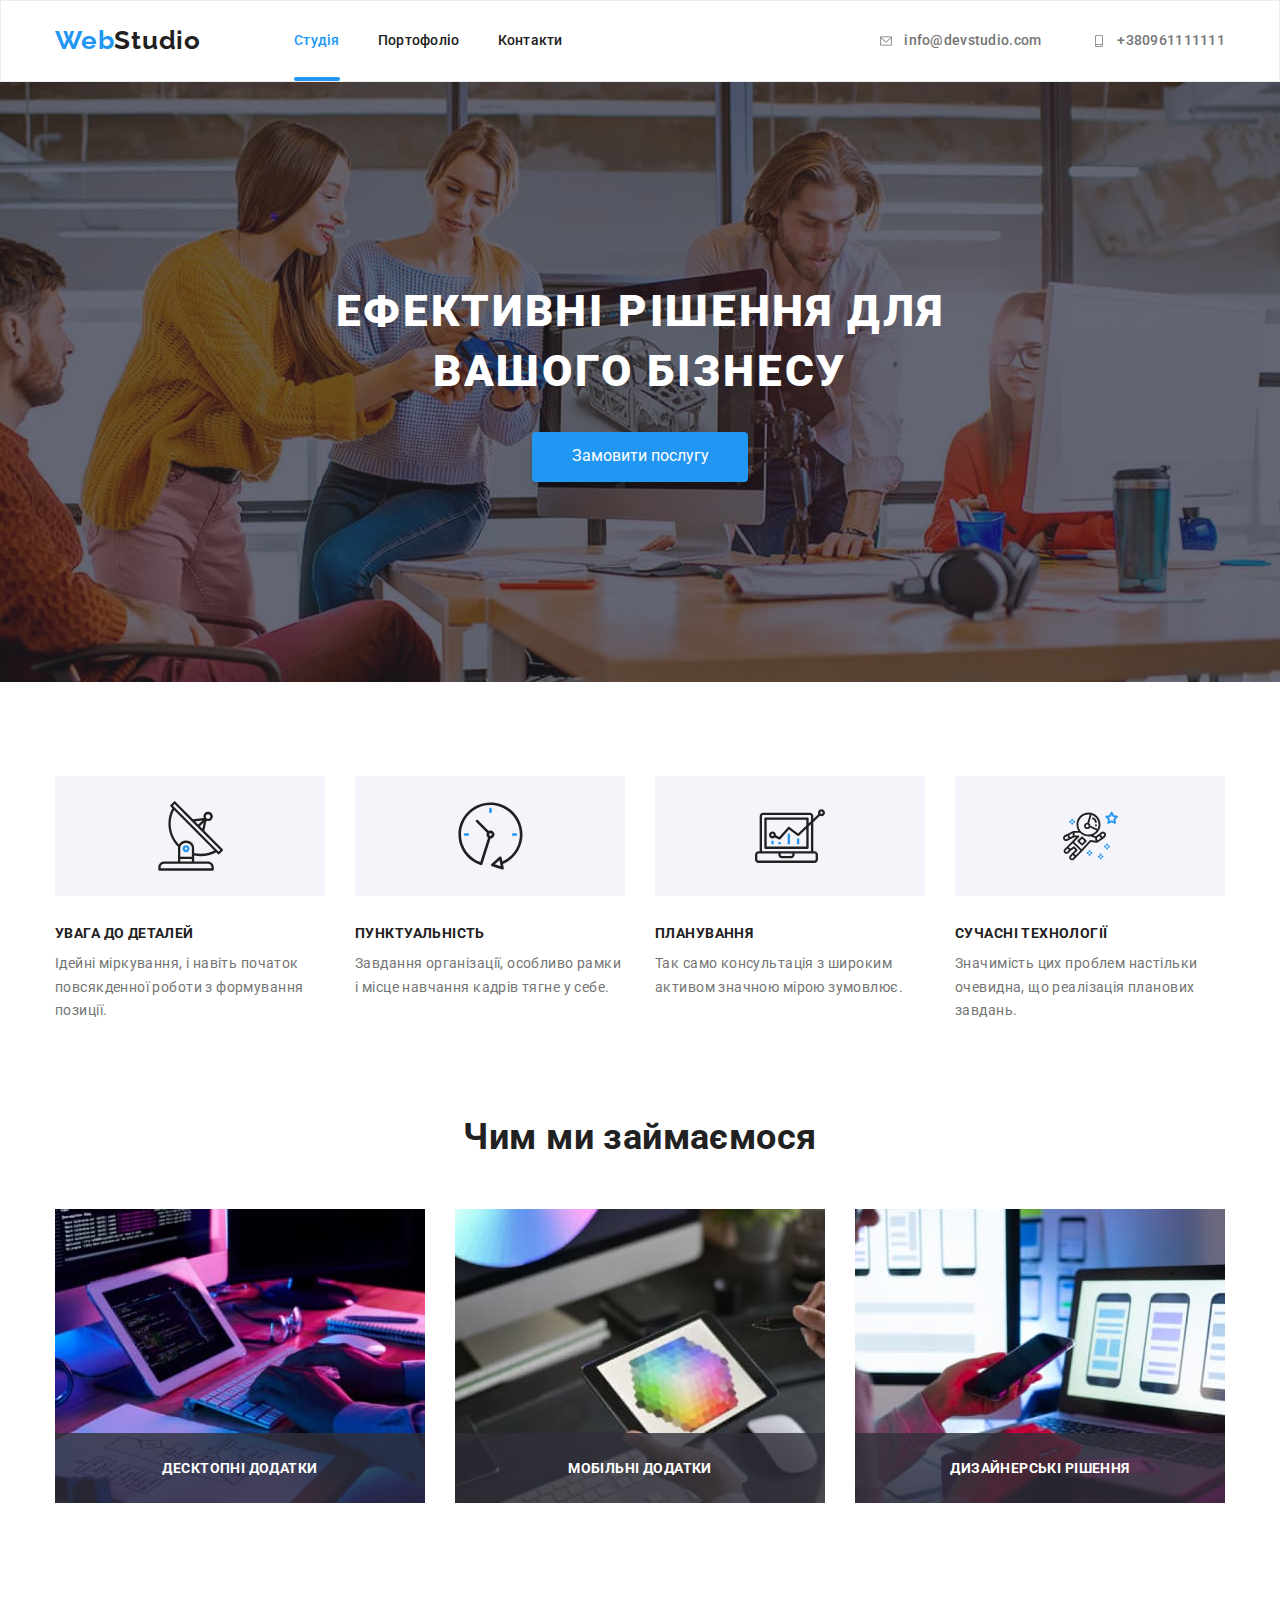
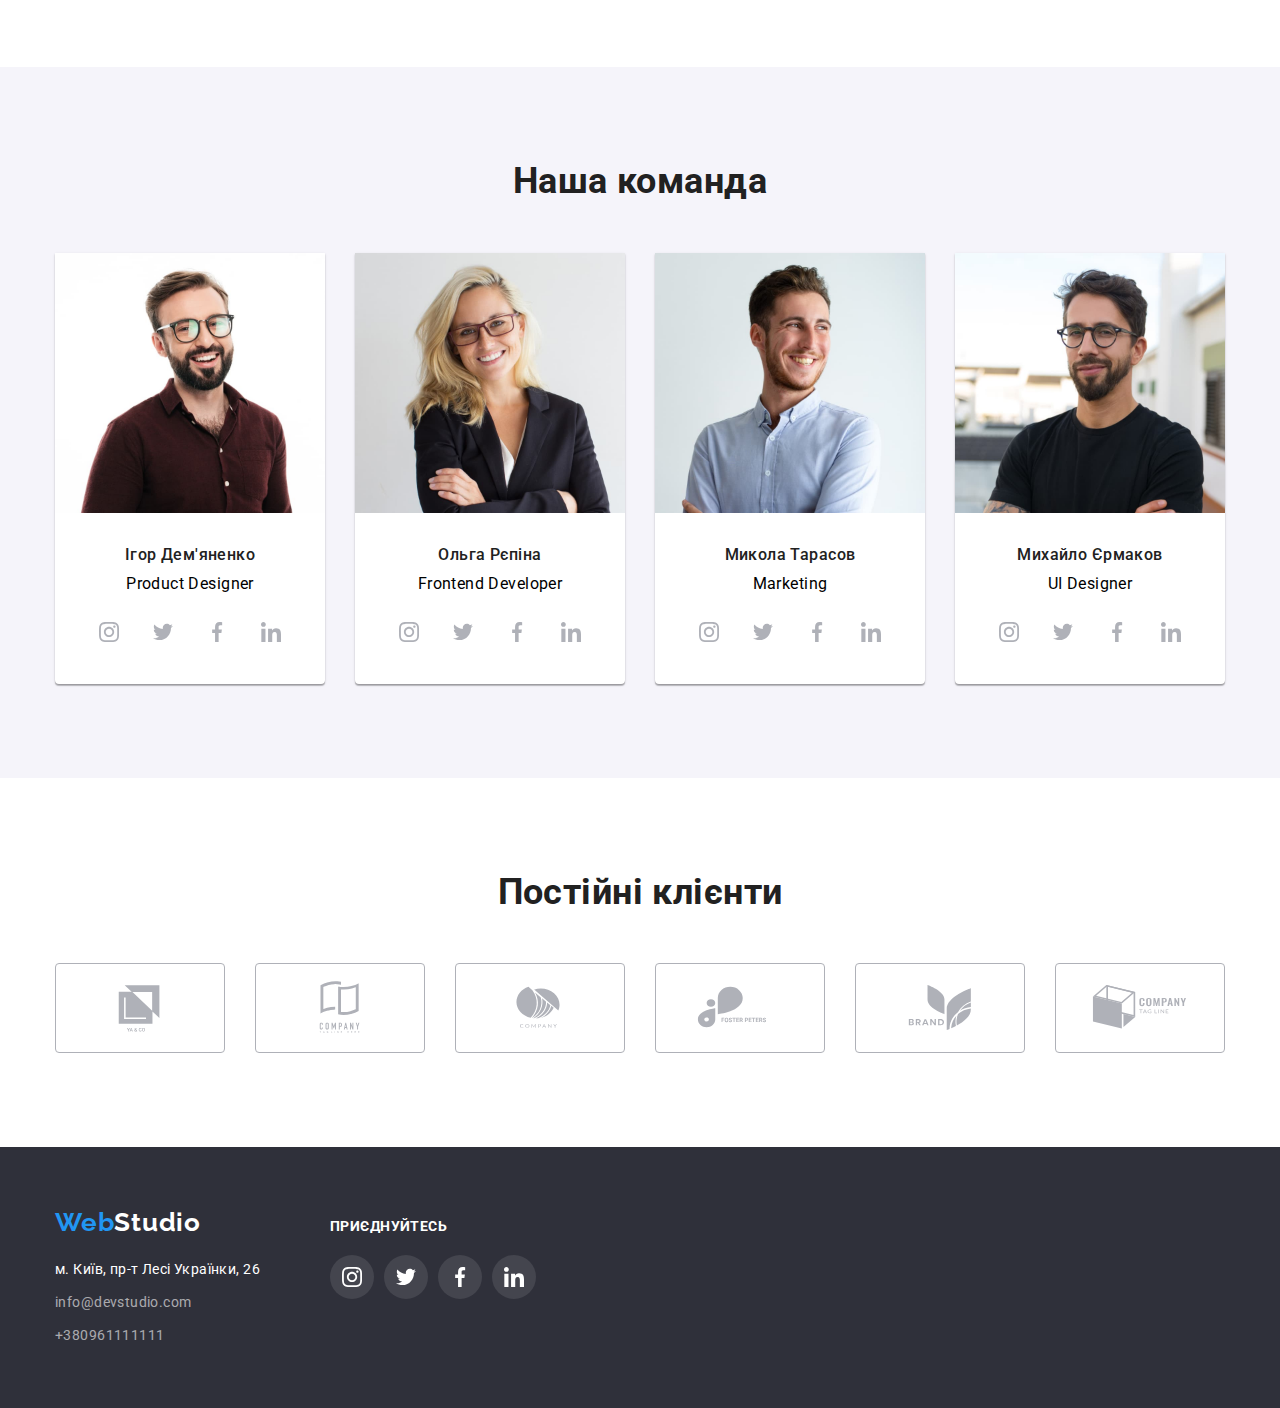
<file: index.html>
<!DOCTYPE html>
<html lang="uk">
  <head>
    <meta charset="UTF-8" />
    <meta http-equiv="X-UA-Compatible" content="IE=edge" />
    <meta name="viewport" content="width=device-width, initial-scale=1.0" />
    <link rel="preconnect" href="https://fonts.googleapis.com" />
    <link rel="preconnect" href="https://fonts.gstatic.com" crossorigin />
    <link
      href="https://fonts.googleapis.com/css2?family=Raleway:wght@700&family=Roboto:wght@400;500;700;900&display=swap"
      rel="stylesheet"
    />
    <link
      rel="stylesheet"
      href="https://cdnjs.cloudflare.com/ajax/libs/modern-normalize/1.0.0/modern-normalize.min.css"
    />
    <link rel="stylesheet" href="./css/styles.css" />
    <title>Document</title>
  </head>
  <body>
    <header class="header">
      <div class="container header-container">  
        <nav class="header-nav">
        <a class="header-logo" href="./index.html">
          Web<span class="header-logo-studio">Studio </a>
        <ul class="header-list list">
          <li class="header-item">
            <a class="header-link current" href="./index.html">Студія</a>
          </li>
          <li class="header-item">
            <a class="header-link" href="./portfolio.html">Портофоліо</a>
          </li>
          <li class="header-item">
            <a class="header-link" href="">Контакти</a>
          </li>
        </ul>
      </nav>
      <div class="header-contact">
         <ul class="contact-list list">
         <li class="header-soc-item ">
          <a class="contact-email" href="mailto:info@devstudio.com" class="contact-link link">
            
             <svg class="email-soc-icon" width="16" heigth="12">
                  <use href="./images/icons.svg#icon-lettericon" >

                  </use>
                </svg>
            info@devstudio.com
          </a>
        </li>
       
        <li class="header-soc-item ">
          <a class="contact-tel link" href="tel:+380961111111" class="contact-link link">  
             <svg class="tel-soc-icon" width="16" heigth="12">
                  <use href="./images/icons.svg#icon-telicon" >

                  </use>
                </svg>
             +380961111111 
        </a>
          </li>  
      </ul>
      </div>
     
    </div>
    
    </header>
    <main>
      <section class="section hero">
        <div class="container"> 
          <h1 class="hero-title">Ефективні рішення для вашого бізнесу</h1>
          <button class="hero-button" type="button" data-modal-open>Замовити послугу</button>
        </div>
       
      </section>
     

      <section class="section-advantage section">
        <div class="container">
           <h2 class="section-title visually-hidden">Наші переваги</h2>
        <ul class="feature-list list">
          <li class="advantage-item">
            <div class="adv-div">
              <svg class="adv-icon" width="65" heigth="70">
                  <use href="./images/icons.svg#icon-antenna" >

                  </use>
                </svg>
            </div>
            <h3 class="section-title-advantage">Увага до деталей</h3>
            <p class="advantage-text">
              Ідейні міркування, і навіть початок повсякденної роботи з
              формування позиції.
            </p>
          </li>
          <li class="advantage-item">
             <div class="adv-div">
              <svg class="adv-icon" width="67" heigth="70">
                  <use href="./images/icons.svg#icon-clock" >

                  </use>
                </svg>
            </div>
            <h3 class="section-title-advantage">Пунктуальність</h3>
            <p class="advantage-text">
              Завдання організації, особливо рамки і місце навчання кадрів тягне
              у себе.
            </p>
          </li>
          <li class="advantage-item">
             <div class="adv-div">
              <svg class="adv-icon" width="70" heigth="54">
                  <use href="./images/icons.svg#icon-diagram" >

                  </use>
                </svg>
            </div>
            <h3 class="section-title-advantage">Планування</h3>
            <p class="advantage-text">
              Так само консультація з широким активом значною мірою зумовлює.
            </p>
          </li>
          <li class="advantage-item">
             <div class="adv-div">
              <svg class="adv-icon" width="55" heigth="61">
                  <use href="./images/icons.svg#icon-astronaut" >

                  </use>
                </svg>
            </div>
            <h3 class="section-title-advantage">Сучасні технології</h3>
            <p class="advantage-text">
              Значимість цих проблем настільки очевидна, що реалізація планових
              завдань.
            </p>
          </li>
        </ul>
      </div>
      </section>
      <section class="section">
        <div class="container">
           <h2 class="section-title">Чим ми займаємося</h2>
        <ul class="we-do-list list">
          <li class="we-do-item">
            <div class="div-we-do">
               <img
              class="we-do-img"
              src="./images/img-1.jpg"
              alt="Робота на компьютері"
              width="370"
              height="294"
            />
            </div> 
            <div class="div2-we-do">
              <h3 class="we-do-text">Десктопні додатки</h3>
            </div>
           
           
            
            
          </li>

          <li class="we-do-item">
            <div class="div-we-do">
            <img
              class="we-do-img"
              src="./images/img-2.jpg"
              alt="Робота зі смартфоном"
              width="370"
              height="294"
            />
              </div> 
            <div class="div2-we-do">
              <h3 class="we-do-text">Мобільні додатки</h3>
            </div>
          </li>
          <li class="we-do-item">
             <div class="div-we-do">
            <img
              class="we-do-img"
              src="./images/img-3.jpg"
              alt="Робота на планшеті"
              width="370"
              height="294"
            />
              </div> 
            <div class="div2-we-do">
              <h3 class="we-do-text">Дизайнерські рішення</h3>
            </div>
          </li>
        </ul>
        </div>
       </section>
      <section class="section team">
        <div class="container">
        <h2 class="section-title">Наша команда</h2>
        <ul class="team-list">
          <li class="team person">
            <img
              src="./images/img-4.jpg"
              alt="Усміхнений хлопець в окулярах"
              width="270"
              height="260"
            />
            <div class="team-content">
               <h3 class="team-title">Ігор Дем'яненко</h3>
            <p class="team-text" lang="en">Product Designer</p>
            <ul class="team-soc-list list">
              <li class="team-soc-item"><a href="" class="team-soc-link link">
                <svg class="team-soc-icon" width="20" height="20">
                  <use href="./images/icons.svg#icon-instagram" >

                  </use>
                </svg>
              </a></li>
              <li class="team-soc-item"><a href="" class="team-soc-link link">
                   <svg class="team-soc-icon" width="20" height="20">
                  <use href="./images/icons.svg#icon-twitter" >

                  </use>
                </svg>
              </a></li>
              <li class="team-soc-item"><a href="" class="team-soc-link link">
                   <svg class="team-soc-icon" width="20" height="20">
                  <use href="./images/icons.svg#icon-facebook" >

                  </use>
                </svg>
              </a></li>
              <li class="team-soc-item"><a href="" class="team-soc-link link">
                   <svg class="team-soc-icon" width="20" height="20">
                  <use href="./images/icons.svg#icon-linkedin" >

                  </use>
                </svg>
              </a></li>
            </ul>
            </div>
           
          </li>
          <li class="team person">
            <img
              src="./images/img-5.jpg"
              alt="Усміхнена дівчина в окулярах"
              width="270"
              height="260"
            />
            <div class="team-content">
                <h3 class="team-title">Ольга Рєпіна</h3>
            <p class="team-text" lang="en">Frontend Developer</p>
            <ul class="team-soc-list list">
              <li class="team-soc-item"><a href="" class="team-soc-link link">
                <svg class="team-soc-icon" width="20" height="20">
                  <use href="./images/icons.svg#icon-instagram" >

                  </use>
                </svg>
              </a></li>
              <li class="team-soc-item"><a href="" class="team-soc-link link">
                   <svg class="team-soc-icon" width="20" height="20">
                  <use href="./images/icons.svg#icon-twitter" >

                  </use>
                </svg>
              </a></li>
              <li class="team-soc-item"><a href="" class="team-soc-link link">
                   <svg class="team-soc-icon" width="20" height="20">
                  <use href="./images/icons.svg#icon-facebook" >

                  </use>
                </svg>
              </a></li>
              <li class="team-soc-item"><a href="" class="team-soc-link link">
                   <svg class="team-soc-icon" width="20" height="20">
                  <use href="./images/icons.svg#icon-linkedin" >

                  </use>
                </svg>
              </a></li>
            </ul>
            </div>
          
          </li>
          <li class="team person">
            <img
              src="./images/img-6.jpg"
              alt="Усміхнений хлопець"
              width="270"
              height="260"
            />
            <div class="team-content">
              <h3 class="team-title">Микола Тарасов</h3>
            <p class="team-text" lang="en">Marketing</p>
            <ul class="team-soc-list list">
              <li class="team-soc-item"><a href="" class="team-soc-link link">
                <svg class="team-soc-icon" width="20" height="20">
                  <use href="./images/icons.svg#icon-instagram" >

                  </use>
                </svg>
              </a></li>
              <li class="team-soc-item"><a href="" class="team-soc-link link">
                   <svg class="team-soc-icon" width="20" height="20">
                  <use href="./images/icons.svg#icon-twitter" >

                  </use>
                </svg>
              </a></li>
              <li class="team-soc-item"><a href="" class="team-soc-link link">
                   <svg class="team-soc-icon" width="20" height="20">
                  <use href="./images/icons.svg#icon-facebook" >

                  </use>
                </svg>
              </a></li>
              <li class="team-soc-item"><a href="" class="team-soc-link link">
                   <svg class="team-soc-icon" width="20" height="20">
                  <use href="./images/icons.svg#icon-linkedin" >

                  </use>
                </svg>
              </a></li>
            </ul>
            </div>
            
          </li>
          <li class="team person">
            <img
              src="./images/img-7.jpg"
              alt="Хлопець в окулярах з посмішкою"
              width="270"
              height="260"
            />
            <div class="team-content">
              <h3 class="team-title">Михайло Єрмаков</h3>
            <p class="team-text" lang="en">UI Designer</p>
            <ul class="team-soc-list list">
              <li class="team-soc-item"><a href="" class="team-soc-link link">
                <svg class="team-soc-icon" width="20" height="20">
                  <use href="./images/icons.svg#icon-instagram" >

                  </use>
                </svg>
              </a></li>
              <li class="team-soc-item"><a href="" class="team-soc-link link">
                   <svg class="team-soc-icon" width="20" height="20">
                  <use href="./images/icons.svg#icon-twitter" >

                  </use>
                </svg>
              </a></li>
              <li class="team-soc-item"><a href="" class="team-soc-link link">
                   <svg class="team-soc-icon" width="20" height="20">
                  <use href="./images/icons.svg#icon-facebook" >

                  </use>
                </svg>
              </a></li>
              <li class="team-soc-item"><a href="" class="team-soc-link link">
                   <svg class="team-soc-icon" width="20" height="20">
                  <use href="./images/icons.svg#icon-linkedin" >

                  </use>
                </svg>
              </a></li>
            </ul>
            </div>
            
          </li>
        </ul>
        </div>
        
      </section>
      <section class="section">
      <div class="container">
        <h2 class="section-title">Постійні клієнти</h2>
       <ul class="test-soc-list list">
        <li class="test-soc-item "><a href="" class="test-link link">
          <svg class="test-soc-icon" width="106" heigth="60">
                  <use href="./images/icons.svg#icon-customer1" >

                  </use>
                </svg>
        </a>
          
        </li>
        <li class="test-soc-item "><a href="" class="test-link link">
            <svg class="test-soc-icon" width="106" heigth="60">
                  <use href="./images/icons.svg#icon-customer2" >

                  </use>
                </svg>
        </a></li>
        <li class="test-soc-item "><a href="" class="test-link link">
            <svg class="test-soc-icon" width="106" heigth="60">
                  <use href="./images/icons.svg#icon-customer3" >

                  </use>
                </svg>
        </a></li>
        <li class="test-soc-item "><a href="" class="test-link link">
            <svg class="test-soc-icon" width="106" heigth="60">
                  <use href="./images/icons.svg#icon-customer4" >

                  </use>
                </svg>
        </a></li>
        <li class="test-soc-item "><a href="" class="test-link link">
            <svg class="test-soc-icon" width="106" heigth="60">
                  <use href="./images/icons.svg#icon-customer5" >

                  </use>
                </svg>
        </a></li>
        <li class="test-soc-item "><a href="" class="test-link link">
            <svg class="test-soc-icon" width="106" heigth="60">
                  <use href="./images/icons.svg#icon-customer6" >

                  </use>
                </svg>
        </a></li>
       </ul>
        


      </div>

      </section>
    </main>
    <footer class="footer">
      <div class="container footcont">
        <div class="contact">
          <a class="footer-logo" href="./index.html">
          Web<span class="footer-logo-studio">Studio</a>
       <address class="address style">
       
           <ul class="address list">
          <li>
            <a
              class="footer-address"
              href="https://goo.gl/maps/CPtrU1FHBa2aNyZL9"
              target="_blank"
              rel="noopener noreferrer nofollow"
            >м. Київ, пр-т Лесі Українки, 26
            </a>
          </li>
          <li>
            <a class="footer-email" href="mailto:info@devstudio.com">
              info@devstudio.com
            </a>
          </li>
          <li>
            <a class="footer-tel" href="tel:+380961111111">+380961111111</a>
          </li>
          
             
        </ul>
       
       
      </address>
        </div>
       
    
    <div class="soc-icon">
        <h3 class="footer-title">приєднуйтесь</h3>
      <ul class="footer-soc-list list">
      
            <li class="team-soc-item"><a href="" class="footer-soc-link link">
                <svg class="footer-soc-icon" width="20" height="20">
                  <use href="./images/icons.svg#icon-instagram" >

                  </use>
                </svg>
              </a></li>
              <li class="team-soc-item"><a href="" class="footer-soc-link link">
                   <svg class="footer-soc-icon" width="20" height="20">
                  <use href="./images/icons.svg#icon-twitter" >

                  </use>
                </svg>
              </a></li>
              <li class="team-soc-item"><a href="" class="footer-soc-link link">
                   <svg class="footer-soc-icon" width="20" height="20">
                  <use href="./images/icons.svg#icon-facebook" >

                  </use>
                </svg>
              </a></li>
              <li class="team-soc-item"><a href="" class="footer-soc-link link">
                   <svg class="footer-soc-icon" width="20" height="20">
                  <use href="./images/icons.svg#icon-linkedin" >

                  </use>
                </svg>
              </a></li>
              </ul>
          </div>
           </div>
    </footer>
    <div class="backdrop is-hidden" data-modal>
      <div class="modal">
        <button type="button" class="modal-close" data-modal-close>
          <svg class="modal-close-icon" width="18" height="18">
            <use href="./images/icons.svg#icon-close"></use>
          </svg>
        </button>
      </div> 
    </div>
     <script src="./js/modal.js"></script>
  </body>
</html>
</file>
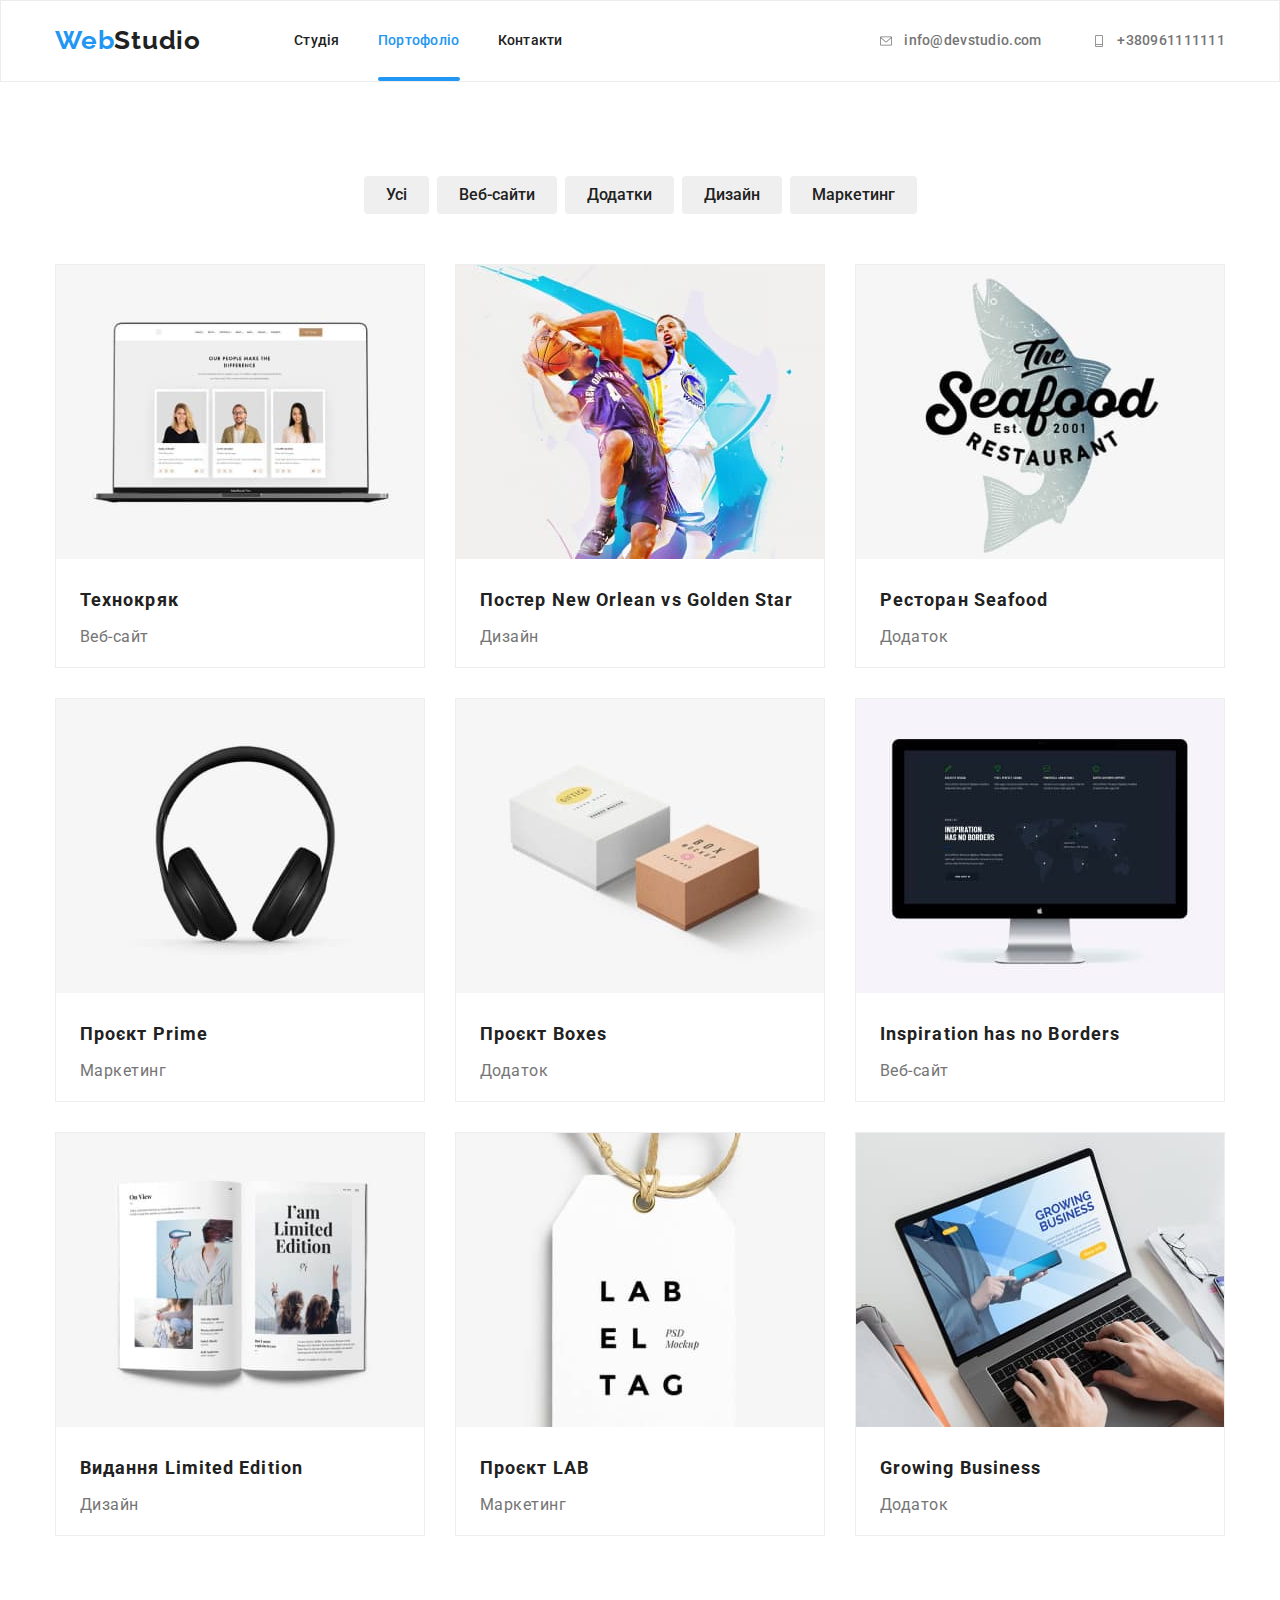
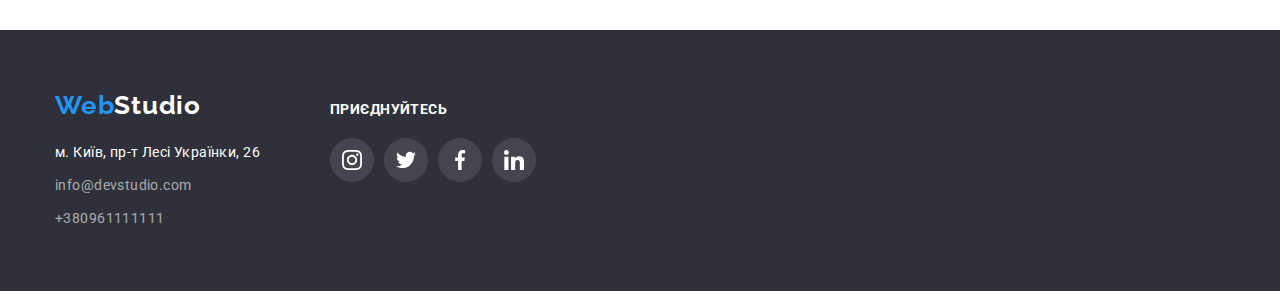
<file: portfolio.html>
<!DOCTYPE html>
<html lang="uk">
  <head>
    <meta charset="UTF-8" />
    <meta http-equiv="X-UA-Compatible" content="IE=edge" />
    <meta name="viewport" content="width=device-width, initial-scale=1.0" />
    <link rel="preconnect" href="https://fonts.googleapis.com" />
    <link rel="preconnect" href="https://fonts.gstatic.com" crossorigin />
    <link
      href="https://fonts.googleapis.com/css2?family=Raleway:wght@700&family=Roboto:wght@400;500;700;900&display=swap"
      rel="stylesheet"
    />
    <link
      rel="stylesheet"
      href="https://cdnjs.cloudflare.com/ajax/libs/modern-normalize/1.0.0/modern-normalize.min.css"
    />
    <link rel="stylesheet" href="./css/styles.css" />
    <title>Document</title>
  </head>
  <body>
    <header class="header">
        <div class="container header-container">
     <nav class="header-nav">
        <a class="header-logo" href="./index.html">
          Web<span class="header-logo-studio">Studio</a>
        <ul class="header-list list">
          <li class="header-item">
            <a class="header-link" href="./index.html">Студія</a>
          </li>
          <li class="header-item">
            <a class="header-link current" href="./index.html">Портофоліо</a>
          </li>
          <li class="header-item">
            <a class="header-link" href="">Контакти</a>
          </li>
        </ul>
      </nav>
      <div class="header-contact">
         <ul class="contact-list list">
         <li class="header-soc-item ">
          <a class="contact-email" href="mailto:info@devstudio.com" class="contact-link link">
            
             <svg class="email-soc-icon" width="16" heigth="12">
                  <use href="./images/icons.svg#icon-lettericon" >

                  </use>
                </svg>
            info@devstudio.com
          </a>
        </li>
       
        <li class="header-soc-item ">
          <a class="contact-tel link" href="tel:+380961111111" class="contact-link link">  
             <svg class="tel-soc-icon" width="16" heigth="12">
                  <use href="./images/icons.svg#icon-telicon" >

                  </use>
                </svg>
             +380961111111 
        </a>
          </li>  
      </ul>
      </div>
     
      </div>
      
    </header>
    <main>
      <section class="section">
      <div class="container">
      <h1 class="project-title visually-hidden">Портофоліо</h1>
      <ul class="button-list list">
          <li>
            <button class="button" type="button">Усі</button>
          </li>
          <li>
            <button class="button" type="button">Веб-сайти</button>
          </li>
          <li>
            <button class="button" type="button">Додатки</button>
          </li>
          <li>
            <button class="button" type="button">Дизайн</button>
          </li>
          <li>
            <button class="button" type="button">Маркетинг</button>
          </li>
        </ul>
        
        <ul class="portofolio-list">

          <li class="portofolio-card">
              <a href="" class="card-link link">
            <div class="portofolio-top-wrap">
              <img
              src="./images/img-tech-1.jpg"
              alt="люди з компьютером"
              width="370"
              height="294"
            />
            <p class="portofolio-top-text">
              Ресурс пропонує комплексні пропозиції з різним рівнем функціоналу та сервісів. Все це дозволить відвідувачу отримати вичерпні відомості про компанію чи приватну особу.
            </p> 
            </div>
            <div class="project-content">
                <h2 class="project-title">Технокряк</h2>
            <p class="project-text">Веб-сайт</p>
            </div>
            </a> 
          </li>

          <li class="portofolio-card">
            <a href="" class="card-link link">
              <div class="portofolio-top-wrap">
              <img
              src="./images/img-poster-2.jpg"
              alt="Постер баскетбол"
              width="370"
              height="294"
            />
            <p class="portofolio-top-text">
              Ресурс пропонує комплексні пропозиції з різним рівнем функціоналу та сервісів. Все це дозволить відвідувачу отримати вичерпні відомості про компанію чи приватну особу.
            </p> 
            </div>
            <div class="project-content">
                <h2 class="project-title">Постер New Orlean vs Golden Star</h2>
            <p class="project-text">Дизайн</p>
            </div>
            </a>
          </li>

          <li class="portofolio-card">
             <a href="" class="card-link link">
              <div class="portofolio-top-wrap">
                <img
              src="./images/img-restoran-3.jpg"
              alt="Ресторан"
              width="370"
              height="294"
            />
             <p class="portofolio-top-text">
              Ресурс пропонує комплексні пропозиції з різним рівнем функціоналу та сервісів. Все це дозволить відвідувачу отримати вичерпні відомості про компанію чи приватну особу.
            </p> 
              </div>
              
              <div class="project-content">
                <h2 class="project-title">Ресторан Seafood</h2>
            <p class="project-text">Додаток</p>
            </div>
            </a>
            <br /> 
          </li>

          <li class="portofolio-card">
             <a href="" class="card-link link">
               <div class="portofolio-top-wrap">
                  <img
              src="./images/img-prime-4.jpg"
              alt="Навушники"
              width="370"
              height="294"
            />
              <p class="portofolio-top-text">
              Ресурс пропонує комплексні пропозиції з різним рівнем функціоналу та сервісів. Все це дозволить відвідувачу отримати вичерпні відомості про компанію чи приватну особу.
            </p> 
               </div>
            
             <div class="project-content">
                 <h2 class="project-title">Проєкт Prime</h2>
            <p class="project-text">Маркетинг</p>
            </div>
            </a>
           
           
          </li>
          <li class="portofolio-card">
            <a href="" class="card-link link">
              <div class="portofolio-top-wrap">
                <img
              src="./images/img-boxes-5.jpg"
              alt="Коробки"
              width="370"
              height="294"
            />
             <p class="portofolio-top-text">
              Ресурс пропонує комплексні пропозиції з різним рівнем функціоналу та сервісів. Все це дозволить відвідувачу отримати вичерпні відомості про компанію чи приватну особу.
            </p> 
              </div>
              
            <div class="project-content">
                 <h2 class="project-title">Проєкт Boxes</h2>
            <p class="project-text">Додаток</p>
            </div>
            </a>
          </li>

          <li class="portofolio-card">
            <a href="" class="card-link link">
              <div class="portofolio-top-wrap">
                 <img
              src="./images/img-inspiration-6.jpg"
              alt="Зображення компьютера"
              width="370"
              height="294"
            />
              <p class="portofolio-top-text">
              Ресурс пропонує комплексні пропозиції з різним рівнем функціоналу та сервісів. Все це дозволить відвідувачу отримати вичерпні відомості про компанію чи приватну особу.
            </p> 
              </div>
             
             <div class="project-content">
                 <h2 class="project-title">Inspiration has no Borders</h2>
            <p class="project-text">Веб-сайт</p>
            </div>
            </a>
            </li>

          <li class="portofolio-card">
            <a href="" class="card-link link">
               <div class="portofolio-top-wrap">
                <img
              src="./images/img-limited-7.jpg"
              alt="Розкрита книга"
              width="370"
              height="294"
            />
             <p class="portofolio-top-text">
              Ресурс пропонує комплексні пропозиції з різним рівнем функціоналу та сервісів. Все це дозволить відвідувачу отримати вичерпні відомості про компанію чи приватну особу.
            </p> 
               </div>
              
             <div class="project-content">
                 <h2 class="project-title">Видання Limited Edition</h2>
            <p class="project-text">Дизайн</p>
            </div>
            </a>
           </li>

          <li class="portofolio-card">
            <a href="" class="card-link link">
               <div class="portofolio-top-wrap">
                <img
              src="./images/img-lab-8.jpg"
              alt="Фото бірки"
              width="370"
              height="294"
            />
             <p class="portofolio-top-text">
              Ресурс пропонує комплексні пропозиції з різним рівнем функціоналу та сервісів. Все це дозволить відвідувачу отримати вичерпні відомості про компанію чи приватну особу.
            </p> 
               </div>
              
             <div class="project-content">
                 <h2 class="project-title">Проєкт LAB</h2>
            <p class="project-text">Маркетинг</p>
            </div>
            </a>
          </li>

          <li class="portofolio-card">
            <a href="" class="card-link link">
              <div class="portofolio-top-wrap">
                  <img
              src="./images/img-business-9.jpg"
              alt="Робота за компьютером"
              width="370"
              height="294"
            />
             <p class="portofolio-top-text">
              Ресурс пропонує комплексні пропозиції з різним рівнем функціоналу та сервісів. Все це дозволить відвідувачу отримати вичерпні відомості про компанію чи приватну особу.
            </p> 
              </div>
            
            <div class="project-content">
                  <h2 class="project-title">Growing Business</h2>
            <p class="project-text">Додаток</p>
            </div>
            </a>
           </li>
        </ul>
       
        </div>
     
      </section>
    </main>
     <footer class="footer">
      <div class="container footcont">
        <div class="contact">
          <a class="footer-logo" href="./index.html">
          Web<span class="footer-logo-studio">Studio</a>
       <address class="address style">
       
           <ul class="address list">
          <li>
            <a
              class="footer-address"
              href="https://goo.gl/maps/CPtrU1FHBa2aNyZL9"
              target="_blank"
              rel="noopener noreferrer nofollow"
            >м. Київ, пр-т Лесі Українки, 26
            </a>
          </li>
          <li>
            <a class="footer-email" href="mailto:info@devstudio.com">
              info@devstudio.com
            </a>
          </li>
          <li>
            <a class="footer-tel" href="tel:+380961111111">+380961111111</a>
          </li>
          
             
        </ul>
       
       
      </address>
        </div>
       
    
    <div class="soc-icon">
        <h3 class="footer-title">приєднуйтесь</h3>
      <ul class="footer-soc-list list">
      
            <li class="team-soc-item"><a href="" class="footer-soc-link link">
                <svg class="footer-soc-icon" width="20" height="20">
                  <use href="./images/icons.svg#icon-instagram" >

                  </use>
                </svg>
              </a></li>
              <li class="team-soc-item"><a href="" class="footer-soc-link link">
                   <svg class="footer-soc-icon" width="20" height="20">
                  <use href="./images/icons.svg#icon-twitter" >

                  </use>
                </svg>
              </a></li>
              <li class="team-soc-item"><a href="" class="footer-soc-link link">
                   <svg class="footer-soc-icon" width="20" height="20">
                  <use href="./images/icons.svg#icon-facebook" >

                  </use>
                </svg>
              </a></li>
              <li class="team-soc-item"><a href="" class="footer-soc-link link">
                   <svg class="footer-soc-icon" width="20" height="20">
                  <use href="./images/icons.svg#icon-linkedin" >

                  </use>
                </svg>
              </a></li>
              </ul>
          </div>
           </div>
    </footer>
     <script src="./js/modal.js"></script>
  </body>
</html>
</file>
<file: css/styles.css>
html {
    box-sizing: border-box;
}

*,
*::before,
*::after {
    box-sizing: border-box;
}

:root {
    --primary-text-color: #757575;
    --section-title-color: #212121;
    --accent-color: #2196F3;
    --hero-title-color: #FFFFFF;
    --cubic-bezier: cubic-bezier(0.4, 0, 0.2, 1);
    --duration: 250ms;
   

}

p,
h1,
h2,
h3,
h4,
h5,
h6 {
    margin: 0;
}

ul,
ol {
    margin: 0;
    padding-left: 0;
}

button {
    cursor: pointer;
}

address {
    font-style: normal;
}

.img {
    display: block;
    max-width: 100%;
    height: auto;
}

* {
    margin: 0;
    padding: 0;
    list-style: none;
    box-sizing: border-box;
}

body {
    background-color: var(--hero-title-color) color: var(--primary-text-color);
    font-family: 'Roboto', sans-serif;
    letter-spacing: 0.03em;
    font-size: 14px;
}

.container {
    width: 1200px;
    padding-left: 15px;
    padding-right: 15px;
    margin: 0 auto;
    outline: 2px red;
}

.section {
    padding-top: 94px;
    padding-bottom: 94px;
}

.header {
    background-color: var(--hero-title-color);
    border: 1px solid #ECECEC;
}

.header-logo {
    margin-right: 93px;
    padding-top: 24px;
    padding-bottom: 25px;
}

.header-container {
    display: flex;
    align-items: center;
    justify-content: space-between;
}

.header-nav {
    display: flex;
    align-items: center;
}

.header-list {
    display: flex;
    gap: 38px;
 
}

.contact-list {
    display: flex;
    gap: 50px;
}

.header-logo {
    color: var(--accent-color);
    text-decoration: none;
    font-family: 'Raleway', sans-serif;
    font-weight: 700;
    font-size: 26px;
    line-height: 1.19;
    letter-spacing: 0.03em;
}

.header-logo-studio {
    color: var(--section-title-color);
}

.list {
    list-style: none;
}

.header-item {
    display: inline-block;
   
}

.header-link {
    color: var(--section-title-color);
    text-decoration: none;
    font-weight: 500;
    line-height: 1.14;
    letter-spacing: 0.02em;
    display: inline-block;
    padding-top: 32px;
    padding-bottom: 32px;
    position: relative;
    transition: color var(--duration) var(--cubic-bezier);

}

.current {
    color: var(--accent-color);
}
.current::after {
content: '';
position: absolute;
bottom: 0;
left: 0;
width: 100%;
height: 4px;
background: var(--accent-color);
border-radius: 2px;
}

.contact-link {
    width: 100%;
    height: 100%;
    fill: #AFB1B8;
    display: flex;
    align-items: center;
    justify-content: center;
 
}
.header-soc-item {
   height: 10px;
    display:flex;
    justify-content: center;
}
.email-soc-icon {
    width: 16px;
    height: 12px;
    margin-right: 10px;
    fill: currentColor;
}

.header-link:hover, .header-link:focus {
    color: var(--accent-color);
}


.contact-email  {
    color: var(--primary-text-color);
    text-decoration: none;
    font-weight: 500;
    line-height: 1.14;
    letter-spacing: 0.02em;
    display: flex;
    align-items: center;
    transition: color var(--duration) var(--cubic-bezier);
}
.contact-tel {
    color: var(--primary-text-color);
    text-decoration: none;
    font-weight: 500;
    line-height: 1.14;
    letter-spacing: 0.02em;
    display: flex;
    align-items: center;
    transition: color var(--duration) var(--cubic-bezier);
    
}
.tel-soc-icon {
    width: 16px;
    height: 12px;
    margin-right: 10px;
    fill: currentColor;
}
.contact-email:hover , .contact-email:focus {
    color: var(--accent-color);
}
.contact-tel:hover, .contact-tel:focus {
    color: var(--accent-color);
}
.section-title {
    color: var(--hero-title-color);
}

.hero {
    background-color: #2F303A;
    padding-top: 200px;
    padding-bottom: 200px;
    text-align: center;
    background-image: linear-gradient(rgba(47, 48, 58, 0.4),
            rgba(47, 48, 58, 0.4)),
        url(../images/hero-bg.jpg);
    background-repeat: no-repeat;
    background-position: center;
    background-size: cover;
    max-width: 1600px;
    margin: 0 auto;
}

.hero-title {
    width: 696px;
    margin-left: auto;
    margin-right: auto;
    font-weight: 900;
    font-size: 44px;
    line-height: 1.36;
    letter-spacing: 0.06em;
    text-transform: uppercase;
    color: var(--hero-title-color);
    margin-bottom: 30px;
}

.hero-button {
    background: var(--accent-color);
    color: var(--hero-title-color);
    margin-right: auto;
    font-family: inherit;
    font-size: 16px;
    min-width: 216px;
    height: 50px;
    text-align: center;
    box-shadow: 0px 4px 4px rgba(0, 0, 0, 0.15);
    border-radius: 4px;
    padding: 10px 32px;
    border: none;
}

.visually-hidden {
    position: absolute;
    white-space: nowrap;
    width: 1px;
    height: 1px;
    overflow: hidden;
    border: 0;
    padding: 0;
    clip: rect(0 0 0 0);
    clip-path: inset(50%);
    margin: -1px;
}

.adv-view-item {
    width: calc((100% - 90px) /4);
    height: 120px;
    background: #F5F4FA;
}

.view {
    padding-bottom: 0;
}

.view-link {
    width: 100%;
    height: 100%;
    border: 1px solid #F5F4FA;
    border-radius: 4px;
    fill: black;
    display: flex;
    align-items: center;
    justify-content: center;
    transition: border-color var(--duration) var(--cubic-bezier);
}
.view-link: hover {
    border-color:var(--accent-color);
}


.adv-div {
    height: 120px;
    margin-bottom: 30px;
    background: #F5F4FA;
    display: flex;
    justify-content: center;
    align-items: center;

}
.adv-icon {
    display: flex;
    justify-content: center;
    align-items: center;
 
}
.section-advantage {
    padding-bottom: 0;
    padding-top: 94px;
}

.feature-list {
    display: flex;
    gap: 30px;
}

.section-title-advantage {
    font-size: 14px;
    line-height: 1.14;
    text-transform: uppercase;
    color: var(--section-title-color);
    width: 270px;
    margin-bottom: 10px;
}

.advantage-item {
    width: calc((100% - 90px)/4);
}

.advantage-text {
    line-height: 1.71;
    color: var(--primary-text-color);
    min-width: 270px;
}

.section.we-do {
    text-align: center;
    background: #f5f5f5;
}

.section-title {
    font-size: 36px;
    line-height: 1.16;
    color: var(--section-title-color);
    margin-bottom: 50px;
    text-align: center;
}

.we-do-list {
    display: flex;
    justify-content: center;
    justify-content: space-between;
    gap: 30px;
}

.div-we-do {
    display: flex;
    align-items: center;
    justify-content: center;
}
.div2-we-do {
    display: flex;
    align-items: center;
    justify-content: center;
    width:  370px;
    min-height: 70px;
    background-color: rgba(47, 48, 58, 0.8);
    position: relative;
    bottom: 70px;
}
.we-do-text {
    font-size: 14px;
    line-height: 1.17;
    text-transform: uppercase;
    color: var(--hero-title-color);
    width: 100%;
    display: flex;
    align-items: center;
    justify-content: center;
    text-align: center;
  
   
}
.section.team {
    background: #F5F4FA;
    text-align: center;
}

.team-list {
    background: #F5F4FA;
    display: flex;
    gap: 30px;
}

.team.person {
    background: var(--hero-title-color);
    box-shadow: 0px 1px 3px rgba(0, 0, 0, 0.12), 0px 1px 1px rgba(0, 0, 0, 0.14), 0px 2px 1px rgba(0, 0, 0, 0.2);
    border-radius: 0px 0px 4px 4px;
    width: calc((100% - 90px)/4);
}

.team-content {
    padding-top: 30px;
    padding-bottom: 30px;
}

.team-title {
    font-weight: 500;
    font-size: 16px;
    line-height: 1.18;
    text-align: center;
    color: var(--section-title-color);
    margin-bottom: 10px;
}

.team-text {
    font-size: 16px;
    line-height: 1.18;
    text-align: center;
    margin-bottom: 16px;
}

.team-soc-list {
    display: flex;
    justify-content: center;
    gap: 10px;
}

.team-soc-item {
    width: 44px;
    height: 44px;
   
}

.team-soc-link {
    width: 100%;
    height: 100%;
    background: var(--hero-title-color);
    border-radius: 50%;
    display: flex;
    align-items: center;
    justify-content: center;
    transition: background-color var(--duration) var(--cubic-bezier), fill var(--duration) var(--cubic-bezier) ;
}
.team-soc-icon {
    fill: #AFB1B8;
    transition: fill var(--duration) var(--cubic-bezier);
}

.team-soc-link:hover, .team-soc-link:focus {
    background-color:var(--accent-color);
}

.team-soc-link:hover .team-soc-icon {
    fill: var(--hero-title-color);
}



.test-soc-list {
    display: flex;
    gap: 30px;
}

.test-soc-item {
    width: calc((100% - 150px) /6);
    height: 90px;
}
.test-soc-icon {
    width: 106px;
    height: 60px;
    transition: fill var(--duration) var(--cubic-bezier);
}
.test-link {
    width: 100%;
    height: 100%;
    border: 1px solid #AFB1B8;
    border-radius: 4px;
    fill: #AFB1B8;
    display: flex;
    align-items: center;
    justify-content: center;
    transition: border-color var(--duration) var(--cubic-bezier), fill var(--duration) var(--cubic-bezier);
}

.test-link:hover, .test-link:focus {
    border-color: var(--accent-color);
}

.test-link:hover .test-soc-icon,
.test-link:focus .test-soc-icon {
    fill: var(--accent-color);
}

.project-title {
    font-size: 18px;
    line-height: 2;
    letter-spacing: 0.06em;
    color: var(--section-title-color);
}

.project-text {
    font-size: 16px;
    line-height: 1.88;
    color: var(--primary-text-color);
    font-size: 16px;
    line-height: 30px;
    letter-spacing: 0.03em;
}

.footer {
    
    background: #2F303A;
    padding-top: 60px;
    padding-bottom: 60px;
   
}
.footcont {
    display: flex;
    align-items: baseline;
}
.contact {
  margin-right: 70px;  
}

.footer-logo {
    color: var(--accent-color);
    text-decoration: none;
    font-family: 'Raleway', sans-serif;
    font-weight: 700;
    font-size: 26px;
    line-height: 1.19;
    letter-spacing: 0.03em;

}
.address.style {
    margin-top: 20px;
}
.footer-address {
    color: var(--hero-title-color);
    text-decoration: none;
    font-style: normal;
    margin-bottom: 10px;
    margin-top: 20px;
    font-size: 14px;
    line-height: 1.71;
    letter-spacing: 0.03em;
 
}
.footer-email,
.footer-tel {
    color: rgba(255, 255, 255, 0.6);
    text-decoration: none;
    font-style: normal;
    font-size: 14px;
    line-height: 1.71;
    letter-spacing: 0.03em;
    transition: color var(--duration) var(--cubic-bezier);
}

.footer-tel {
    font-size: 14px;
    line-height: 1.71;
    letter-spacing: 0.03em;
    transition: color var(--duration) var(--cubic-bezier);
}

.footer-logo-studio {
    color: var(--hero-title-color);
}

.footer-email:hover, .footer-email:focus  {
    color: var(--accent-color);
}

.footer-tel:hover, .footer-tel:focus {
    color: var(--accent-color);
}
.address {
    display: flex;
    flex-direction: column;
    gap: 9px;

}
.soc-icon {
    display:block;
 }
.footer-title {
    font-size: 14px;
    line-height: 1.14;
    text-transform: uppercase;
    color: var(--hero-title-color);
    margin-bottom: 20px;
   
}
.footer-soc-list {
    display: flex;
    justify-content: left;
    gap: 10px;
}
.footer-soc-link {
    width: 100%;
    height: 100%;
    background: rgba(255, 255, 255, 0.1);
    border-radius: 50%;
    display: flex;
    align-items: center;
    justify-content: center;
    transition: background-color var(--duration) var(--cubic-bezier);
}
.footer-soc-link:hover,  .footer-soc-link:focus {
    background-color: var(--accent-color);
}
.footer-soc-icon {
fill: var(--hero-title-color);

}
.button-container {
    display: flex;
    align-items: center;
    justify-content: space-between;
}
.button-list.list {
    display: flex;
    align-items: center;
    justify-content: center;
    gap: 8px;
    margin-bottom: 50px;
}


.button {
    color: var(--section-title-color);
    font-weight: 500;
    font-size: 16px;
    line-height: 1.62;
    cursor: pointer;
    font-family: inherit;
    border: none;
    padding: 6px 22px;
    border-radius: 4px;
    transition: color var(--duration) var(--cubic-bezier), background-color var(--duration) var(--cubic-bezier), box-shadow var(--duration) var(--cubic-bezier)
 
   
}
.button:hover, .button:focus {
    color: var(--hero-title-color);
    background-color: var(--accent-color);
    box-shadow: 0px 1px 1px rgba(0, 0, 0, 0.12), 0px 4px 4px rgba(0, 0, 0, 0.06), 1px 4px 6px rgba(0, 0, 0, 0.16);
}

.portofolio.main {
    background: var(--hero-title-color);
    text-align: center;
}
.portofolio-list {
    display: flex;
    gap: 30px;
    flex-wrap: wrap;
    box-sizing: border-box;
    
}
.portofolio-card {
   
    width: 370px;
    height: 404px;
    background: var(--hero-title-color);
    border: 1px solid #EEEEEE;
    width: calc((100% - 60px)/3);
    box-sizing: border-box;
    display: block;
    transition: transform var(--duration) var(--cubic-bezier) ;
  
}
.portofolio-card:hover .portofolio-top-text {
transform: translateY(0%);

}
.portofolio-top-wrap {
    position: relative;
    overflow: hidden;
}
.portofolio-top-text {
    position: absolute;
    top: 0;
    padding: 24px 63px;
    color:var(--hero-title-color);
    font-size: 18px;
    font-weight: 400;
    line-height: 1.5;
    background-color: rgba(33, 150, 243, 0.9);
    height: 100%;
    transform: translateY(100%);
    transition: transform var(--duration) var(--cubic-bezier);
}
.card-link {
    display: block;
    text-decoration: none;
    transition: box-shadow var(--duration) var(--cubic-bezier);
 
}
.card-link:hover, .card-link:focus {
    box-shadow: 0px 1px 1px rgba(0, 0, 0, 0.12), 0px 4px 4px rgba(0, 0, 0, 0.06), 1px 4px 6px rgba(0, 0, 0, 0.16);
}
.project-content {
    padding: 20px 24px;
 

}
.project-title {
    font-size: 18px;
    line-height: 2;
    letter-spacing: 0.06em;
    color: var(--section-title-color);
    margin-bottom: 4px;
    
}
.backdrop {
    width: 100%;
    height: 100%;
    background-color:rgba(0, 0, 0, 0.2);
    position: fixed;
    top: 0;
    transition: opacity var(--duration) var(--cubic-bezier), visibility var(--duration) var(--cubic-bezier);

}
.modal {
    width: 528px;
    min-height: 581px;
    background-color:var(--hero-title-color);
    position: absolute;
    top: 50%;
    left: 50%;
    transform: translate(-50%, -50%) scale(1);
    border-radius: 4px;
    transition: transform var(--duration) var(--cubic-bezier);
}
.backdrop.is-hidden .modal {
    transform: translate(-50%, -50%) scale(0);
}
.modal-close {
    width: 30px;
    height: 30px;
    background-color: transparent;
    border: 1px solid rgba(0, 0, 0, 0.1);
    border-radius: 50%;
    position: absolute;
    right: 8px;
    top: 8px;
    display: flex;
    align-items: center;
    justify-content: center;
    cursor: pointer;

}
.backdrop.is-hidden {
    opacity: 0;
    visibility: hidden;
    pointer-events: none;
}
</file>
